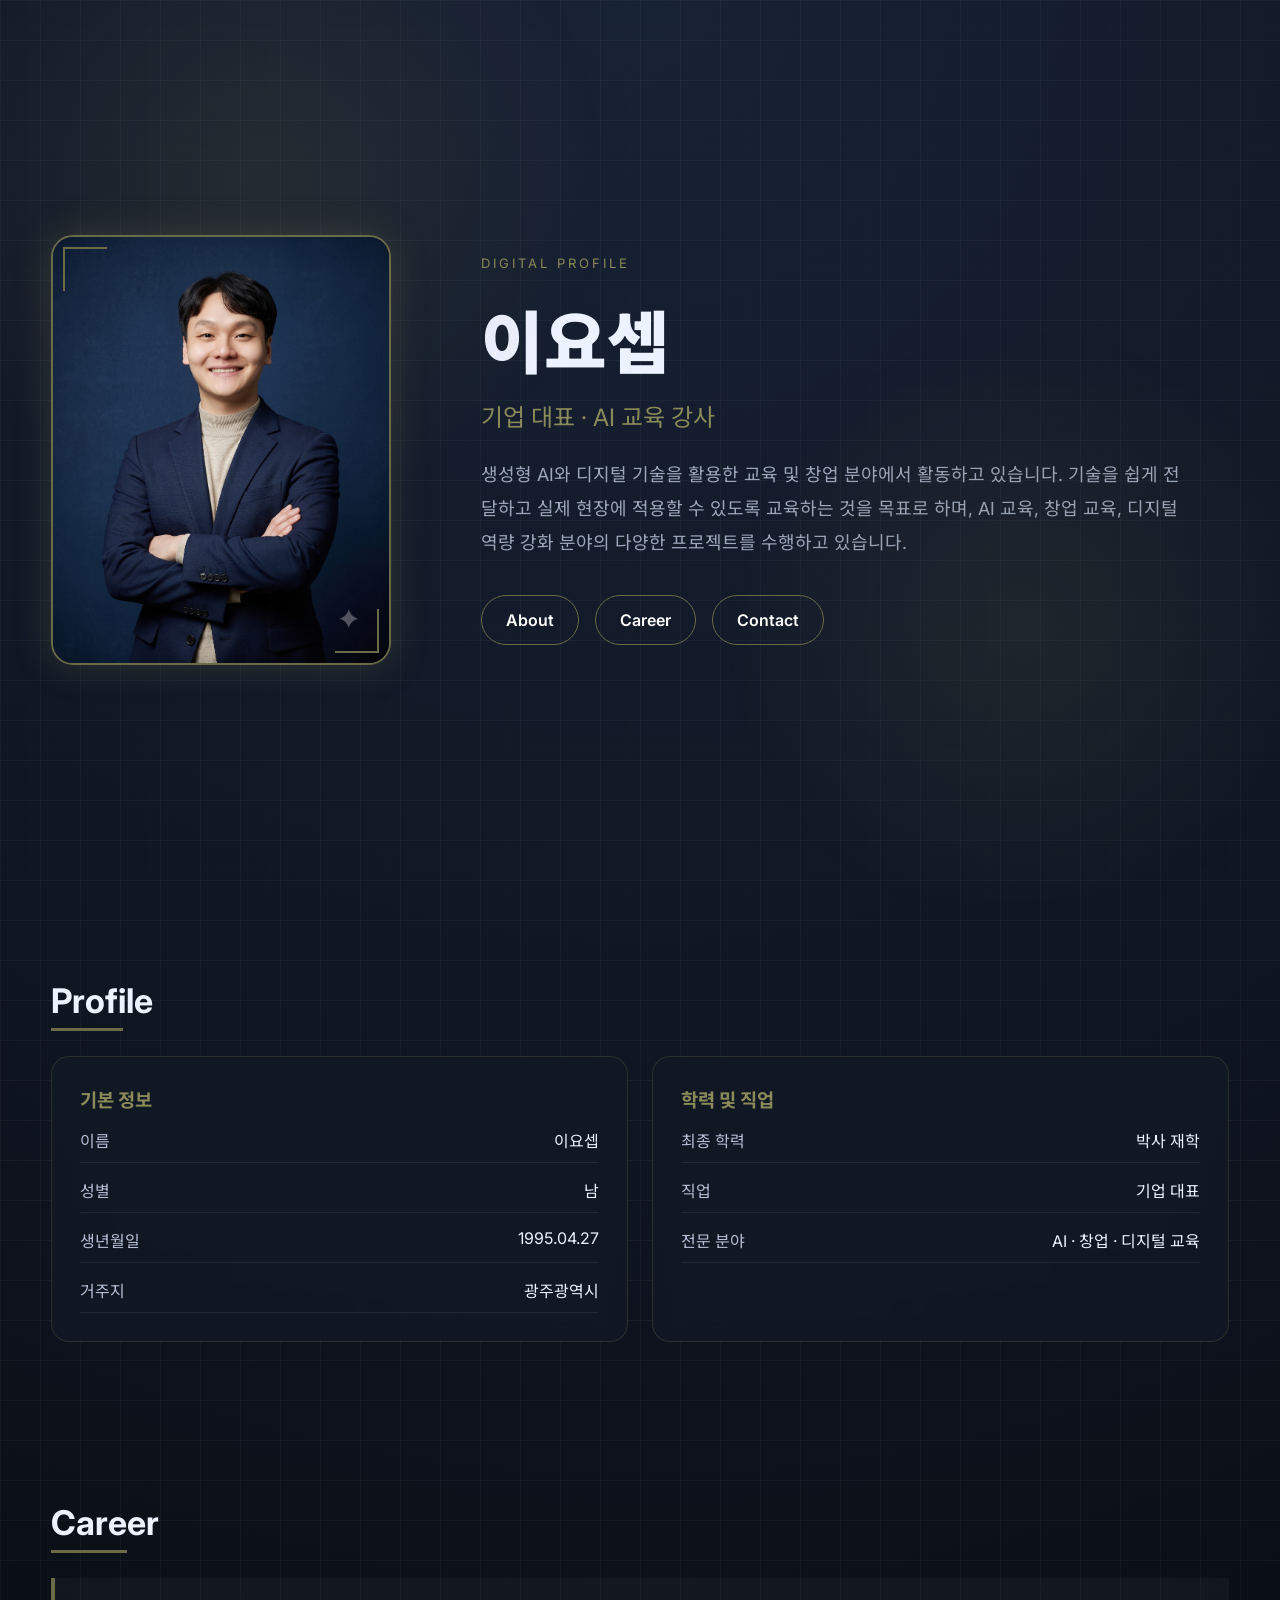
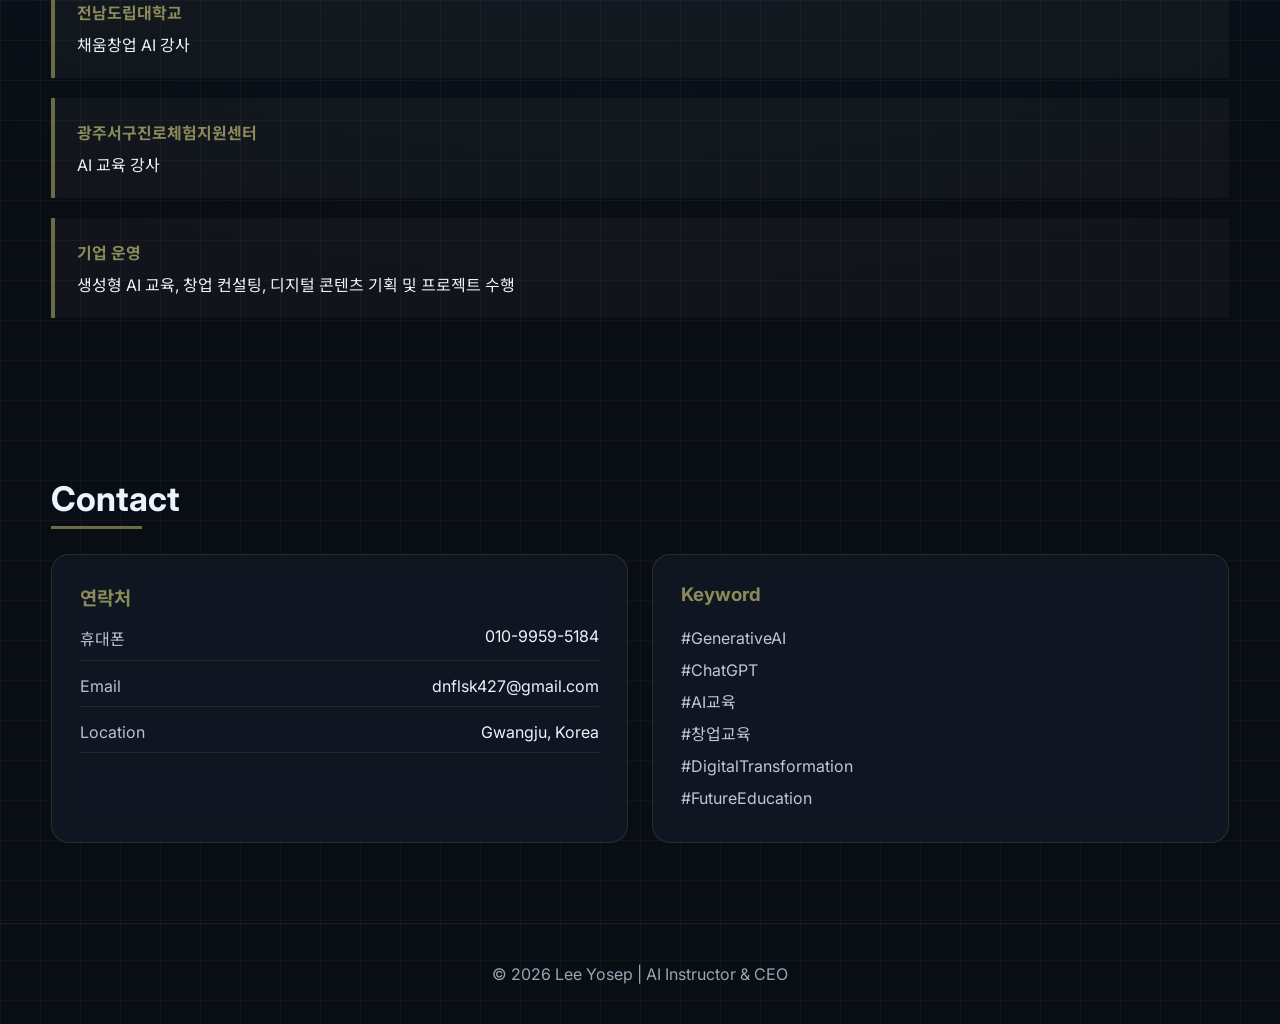
<file: index.html>
<!DOCTYPE html>
<html lang="ko">
<head>
<meta charset="UTF-8">
<meta name="viewport" content="width=device-width, initial-scale=1.0">
<title>이요셉 | Digital Profile</title>

<link rel="preconnect" href="https://fonts.googleapis.com">
<link rel="preconnect" href="https://fonts.gstatic.com" crossorigin>
<link href="https://fonts.googleapis.com/css2?family=Inter:wght@300;400;500;700;800&family=Noto+Sans+KR:wght@300;400;500;700;900&display=swap" rel="stylesheet">

<style>

:root{
    --bg:#090d14;
    --bg2:#101725;
    --card:rgba(18,26,38,.75);
    --khaki:#6B6B47;
    --khaki2:#8b8b5a;
    --text:#edf2ff;
    --sub:#9da7bb;
}

*{
    margin:0;
    padding:0;
    box-sizing:border-box;
}

html{
    scroll-behavior:smooth;
}

body{
    font-family:'Inter','Noto Sans KR',sans-serif;
    background:
    linear-gradient(rgba(255,255,255,.035) 1px, transparent 1px),
    linear-gradient(90deg, rgba(255,255,255,.035) 1px, transparent 1px),
    radial-gradient(circle at top,#182235,#090d14 70%);
    background-size:40px 40px,40px 40px,100% 100%;
    color:var(--text);
    overflow-x:hidden;
}

body::before{
    content:"";
    position:fixed;
    inset:0;
    background:
    radial-gradient(circle at 20% 20%,rgba(107,107,71,.18),transparent 28%),
    radial-gradient(circle at 80% 70%,rgba(107,107,71,.15),transparent 25%);
    pointer-events:none;
}

body::after{
    content:"";
    position:fixed;
    inset:0;
    background-image:
    linear-gradient(90deg,transparent 24%,rgba(107,107,71,.09) 25%,transparent 26%),
    linear-gradient(transparent 24%,rgba(107,107,71,.08) 25%,transparent 26%);
    background-size:120px 120px;
    opacity:.45;
    pointer-events:none;
}

#intro{
    position:fixed;
    inset:0;
    background:#090d14;
    z-index:9999;
    clip-path:circle(0% at 50% 50%);
    animation:reveal 1.8s ease forwards;
}

@keyframes reveal{
    0%{
        clip-path:circle(0% at 50% 50%);
    }
    100%{
        clip-path:circle(150% at 50% 50%);
        opacity:0;
        visibility:hidden;
    }
}

.container{
    width:min(1180px,92%);
    margin:auto;
}

header{
    min-height:100vh;
    display:flex;
    align-items:center;
}

.hero{
    display:grid;
    grid-template-columns:360px 1fr;
    gap:70px;
    align-items:center;
}

.photo{

    width:340px;
    height:430px;
    border-radius:22px;
    overflow:hidden;
    position:relative;
    background:linear-gradient(135deg,#202939,#111824);
    border:2px solid var(--khaki);
    box-shadow:0 0 35px rgba(107,107,71,.35);

}

.photo img{
    width:100%;
    height:100%;
    object-fit:cover;
}

.photo::before,
.photo::after{
    content:"";
    position:absolute;
    width:42px;
    height:42px;
    border:2px solid var(--khaki);
}

.photo::before{
    top:10px;
    left:10px;
    border-right:none;
    border-bottom:none;
}

.photo::after{
    bottom:10px;
    right:10px;
    border-left:none;
    border-top:none;
}

.tag{
    color:var(--khaki2);
    letter-spacing:3px;
    font-size:13px;
    text-transform:uppercase;
}

h1{
    margin-top:18px;
    font-size:68px;
    font-weight:900;
}

.job{
    font-size:24px;
    color:var(--khaki2);
    margin:10px 0 25px;
}

.desc{
    color:var(--sub);
    font-size:18px;
    line-height:1.9;
    max-width:700px;
}

.buttons{
    margin-top:35px;
    display:flex;
    gap:16px;
    flex-wrap:wrap;
}

.btn{
    text-decoration:none;
    color:white;
    border:1px solid var(--khaki);
    padding:14px 24px;
    border-radius:999px;
    transition:.3s;
    font-weight:600;
}

.btn:hover{
    background:var(--khaki);
    transform:scale(1.05);
}

section{
    padding:80px 0;
}

.section-title{
    font-size:34px;
    margin-bottom:35px;
    position:relative;
    display:inline-block;
}

.section-title::after{
    content:"";
    width:70%;
    height:3px;
    background:var(--khaki);
    position:absolute;
    bottom:-10px;
    left:0;
}

.grid{
    display:grid;
    grid-template-columns:repeat(auto-fit,minmax(280px,1fr));
    gap:24px;
}

.card{
    background:var(--card);
    border:1px solid rgba(107,107,71,.3);
    backdrop-filter:blur(10px);
    border-radius:18px;
    padding:28px;
    transition:.35s;
}

.card:hover{
    transform:translateY(-8px);
    border-color:var(--khaki);
    box-shadow:0 15px 40px rgba(0,0,0,.35);
}

.card h3{
    color:var(--khaki2);
    margin-bottom:16px;
}

.info{
    display:grid;
    gap:15px;
}

.item{
    display:flex;
    justify-content:space-between;
    border-bottom:1px solid rgba(255,255,255,.08);
    padding-bottom:10px;
    gap:20px;
}

.item span:first-child{
    color:#b7c0d6;
}

.timeline{
    display:flex;
    flex-direction:column;
    gap:20px;
}

.timeline .box{
    padding:22px;
    border-left:4px solid var(--khaki);
    background:rgba(255,255,255,.03);
}

.timeline h4{
    color:var(--khaki2);
    margin-bottom:8px;
}

footer{
    text-align:center;
    color:#9ca5b8;
    padding:40px;
    border-top:1px solid rgba(255,255,255,.08);
}

.hover-scale,
a,
.section-title,
h1,
.job{
    transition:.3s ease;
}

.hover-scale:hover,
a:hover,
.section-title:hover,
h1:hover,
.job:hover{
    transform:scale(1.05);
}

@media(max-width:900px){

.hero{
grid-template-columns:1fr;
text-align:center;
}

.photo{
margin:auto;
width:280px;
height:360px;
}

h1{
font-size:48px;
}

.buttons{
justify-content:center;
}

}

</style>

</head>

<body>

<div id="intro"></div>

<header>

<div class="container">

<div class="hero">

<div class="photo">
    <img src="profile.jpg" alt="이요셉">
</div>

<div>

<div class="tag">DIGITAL PROFILE</div>

<h1>이요셉</h1>

<div class="job">
기업 대표 · AI 교육 강사
</div>

<p class="desc">
생성형 AI와 디지털 기술을 활용한 교육 및 창업 분야에서 활동하고 있습니다.
기술을 쉽게 전달하고 실제 현장에 적용할 수 있도록 교육하는 것을 목표로 하며,
AI 교육, 창업 교육, 디지털 역량 강화 분야의 다양한 프로젝트를 수행하고 있습니다.
</p>

<div class="buttons">

<a class="btn" href="#about">About</a>
<a class="btn" href="#career">Career</a>
<a class="btn" href="#contact">Contact</a>

</div>

</div>

</div>

</div>

</header>

<section id="about">

<div class="container">

<h2 class="section-title">Profile</h2>

<div class="grid">

<div class="card">

<h3>기본 정보</h3>

<div class="info">

<div class="item">
<span>이름</span>
<span>이요셉</span>
</div>

<div class="item">
<span>성별</span>
<span>남</span>
</div>

<div class="item">
<span>생년월일</span>
<span>1995.04.27</span>
</div>

<div class="item">
<span>거주지</span>
<span>광주광역시</span>
</div>

</div>

</div>

<div class="card">

<h3>학력 및 직업</h3>

<div class="info">

<div class="item">
<span>최종 학력</span>
<span>박사 재학</span>
</div>

<div class="item">
<span>직업</span>
<span>기업 대표</span>
</div>

<div class="item">
<span>전문 분야</span>
<span>AI · 창업 · 디지털 교육</span>
</div>

</div>

</div>

</div>

</div>

</section>

<section id="career">

<div class="container">

<h2 class="section-title">Career</h2>

<div class="timeline">

<div class="box">
<h4>전남도립대학교</h4>
<p>채움창업 AI 강사</p>
</div>

<div class="box">
<h4>광주서구진로체험지원센터</h4>
<p>AI 교육 강사</p>
</div>

<div class="box">
<h4>기업 운영</h4>
<p>생성형 AI 교육, 창업 컨설팅, 디지털 콘텐츠 기획 및 프로젝트 수행</p>
</div>

</div>

</div>

</section>

<section id="contact">

<div class="container">

<h2 class="section-title">Contact</h2>

<div class="grid">

<div class="card">

<h3>연락처</h3>

<div class="info">

<div class="item">
<span>휴대폰</span>
<span>010-9959-5184</span>
</div>

<div class="item">
<span>Email</span>
<span>dnflsk427@gmail.com</span>
</div>

<div class="item">
<span>Location</span>
<span>Gwangju, Korea</span>
</div>

</div>

</div>

<div class="card">

<h3>Keyword</h3>

<p style="line-height:2;color:#bfc7d8;">
#GenerativeAI<br>
#ChatGPT<br>
#AI교육<br>
#창업교육<br>
#DigitalTransformation<br>
#FutureEducation
</p>

</div>

</div>

</div>

</section>

<footer>
© 2026 Lee Yosep | AI Instructor & CEO
</footer>

<script>

window.addEventListener("load",()=>{

setTimeout(()=>{
document.getElementById("intro").style.display="none";
},1800);

});

</script>

</body>
</html>
</file>
